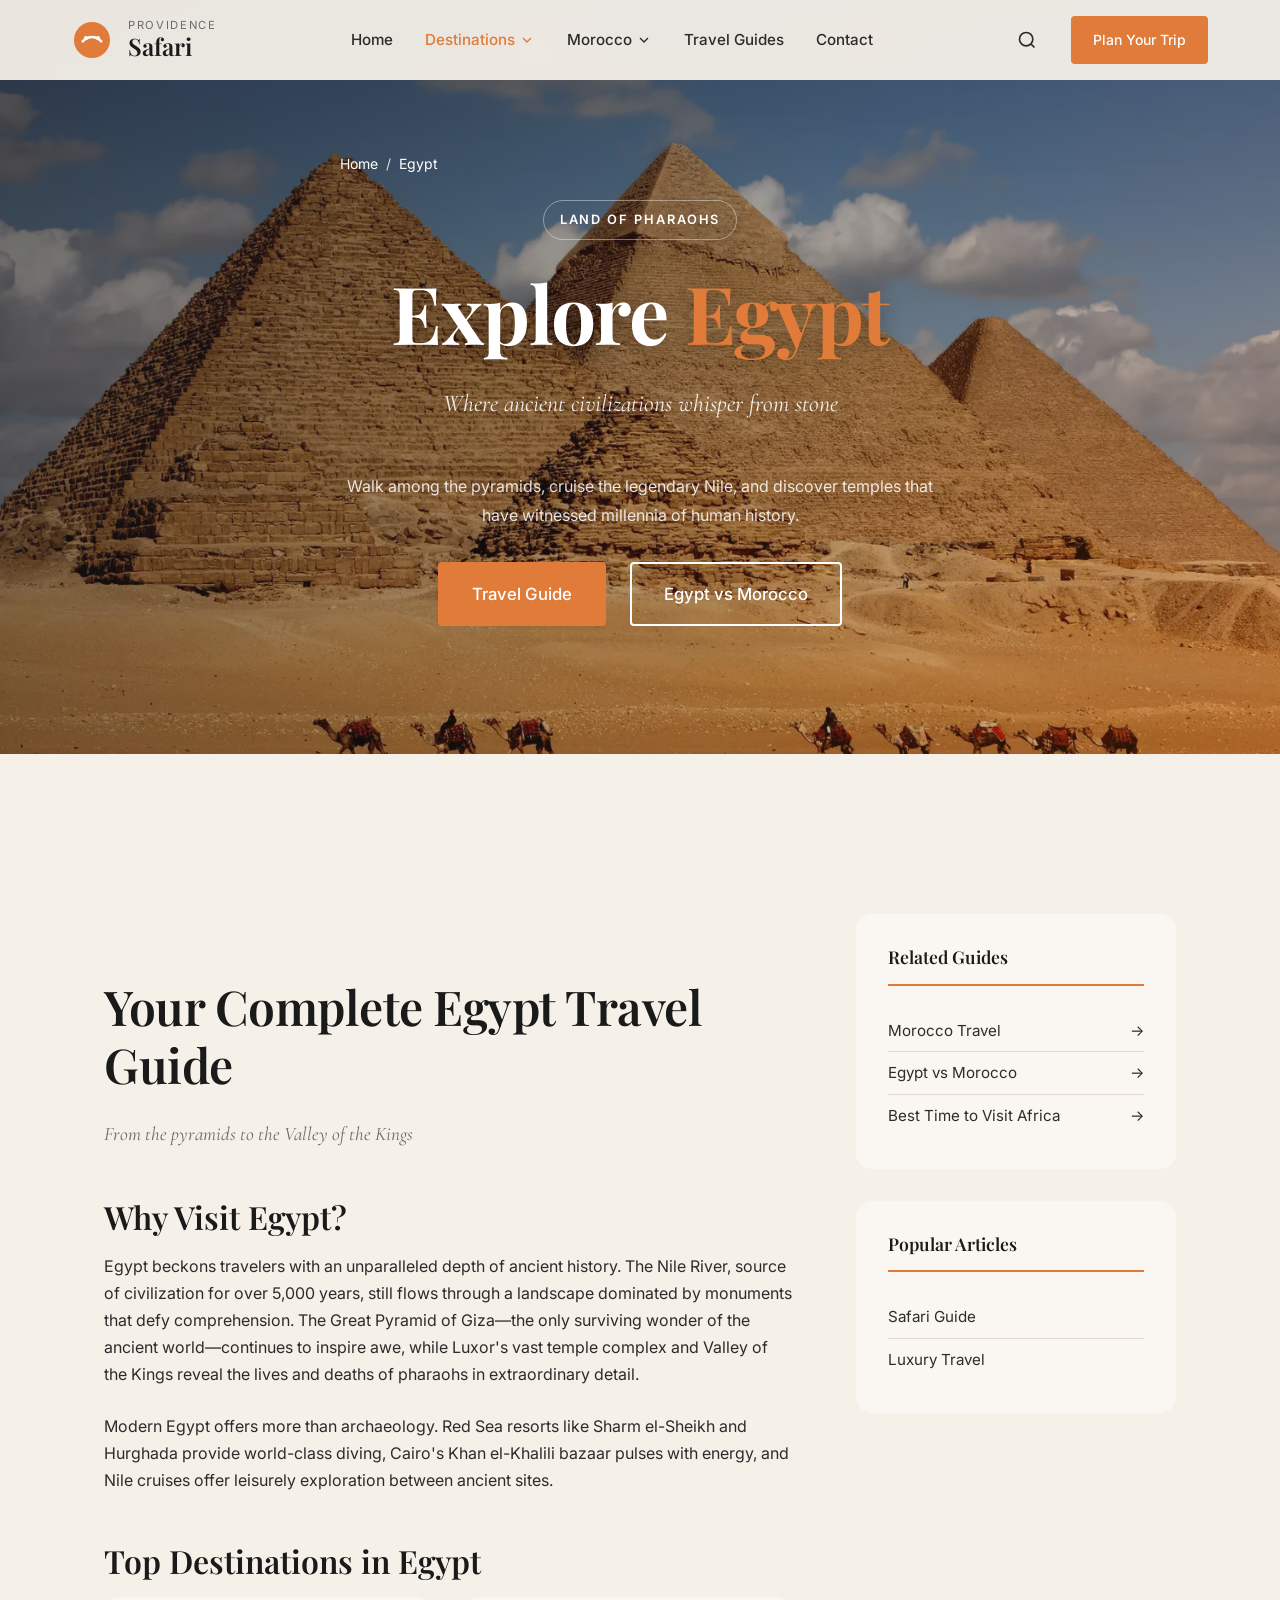
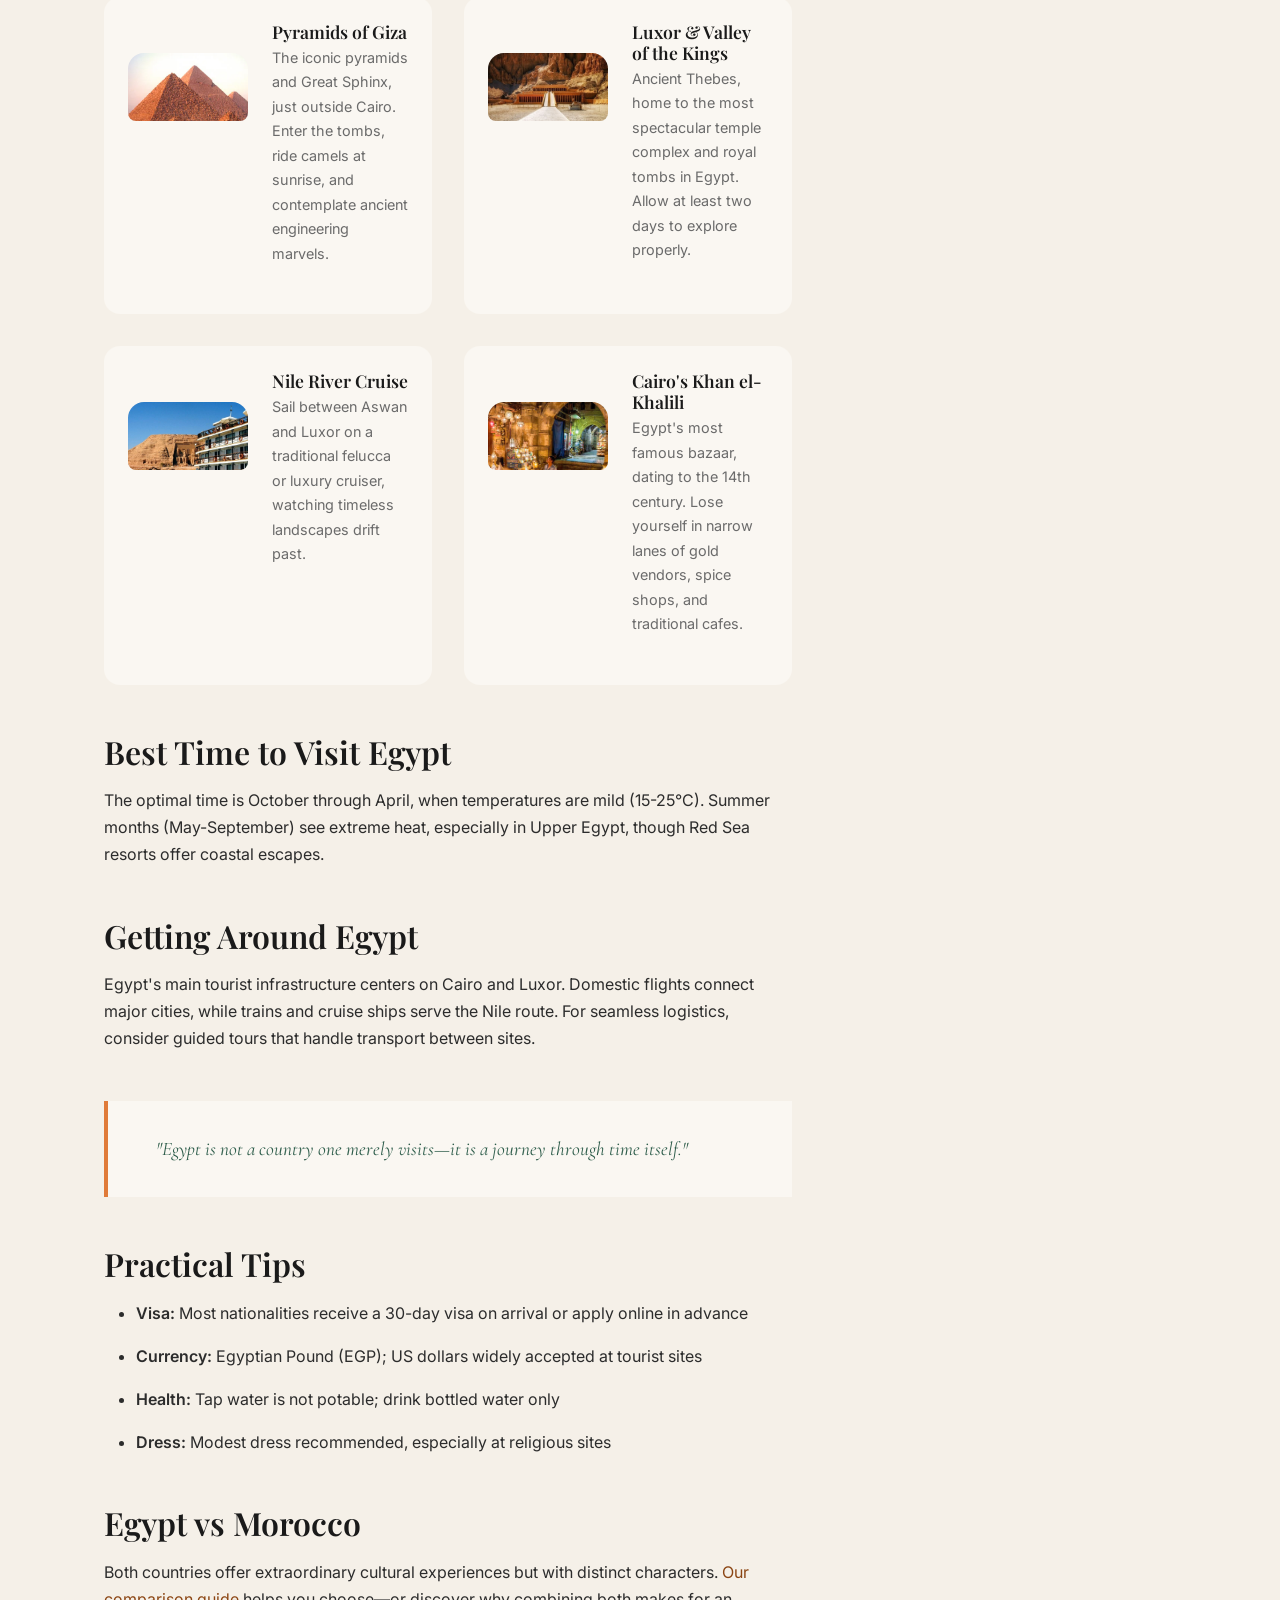
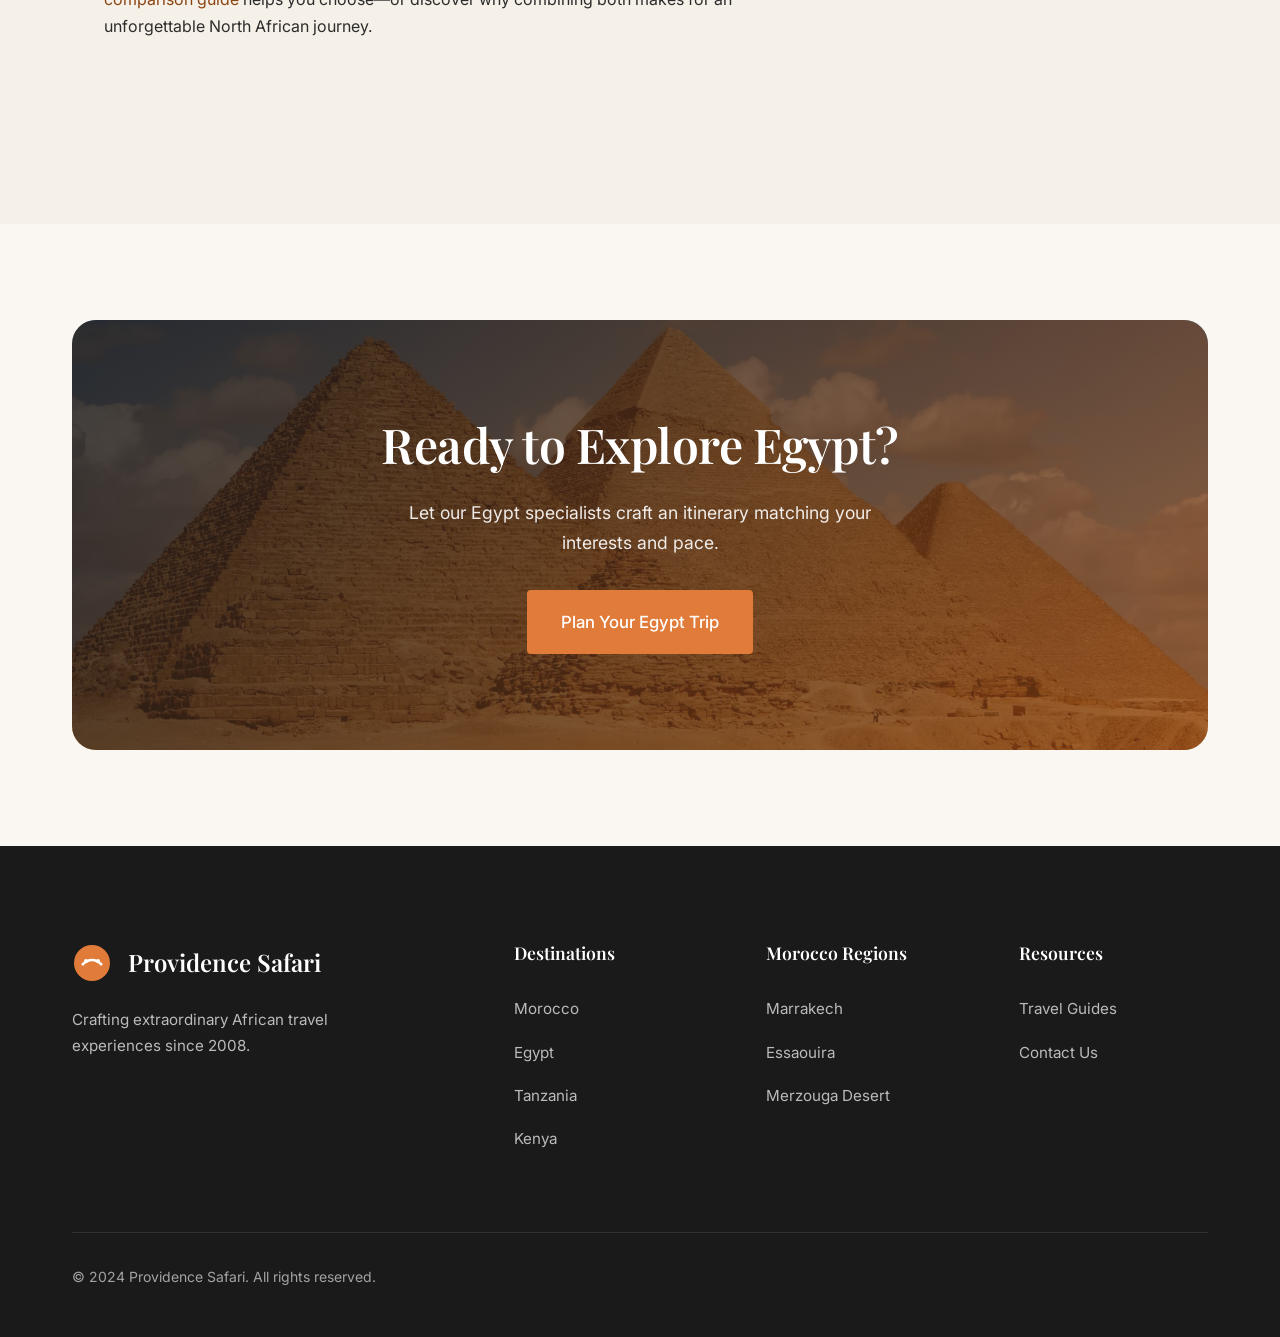
<file: pages/destinations/egypt.html>
<!DOCTYPE html>
<html lang="en">
<head>
    <meta charset="UTF-8">
    <meta name="viewport" content="width=device-width, initial-scale=1.0">
    <title>Egypt Travel Guide 2024 | Pyramids, Nile Cruises & Ancient Wonders | Providence Safari</title>
    <meta name="description" content="Discover Egypt with our comprehensive travel guide. Explore the pyramids of Giza, cruise the Nile, visit Luxor temples, and experience ancient pharaonic wonders.">
    <meta name="keywords" content="Egypt travel guide, pyramids of Giza, Nile cruise, Luxor temples, Egyptian antiquities">
    <link rel="canonical" href="https://providence-safari.com/pages/destinations/egypt.html">
    <meta property="og:title" content="Egypt Travel Guide 2024 | Providence Safari">
    <meta property="og:description" content="Discover Egypt with our comprehensive travel guide. Explore the pyramids of Giza, cruise the Nile, and experience ancient pharaonic wonders.">
    <meta property="og:image" content="https://images.unsplash.com/photo-1523805009345-7448845a9e53?w=1200">
    <link rel="icon" type="image/svg+xml" href="data:image/svg+xml,%3Csvg xmlns='http://www.w3.org/2000/svg' viewBox='0 0 100 100'%3E%3Ccircle cx='50' cy='50' r='45' fill='%23E07B39'/%3E%3Cpath d='M30 55 Q50 30 70 55' stroke='%23fff' stroke-width='4' fill='none'/%3E%3Ccircle cx='35' cy='45' r='3' fill='%23fff'/%3E%3Ccircle cx='65' cy='45' r='3' fill='%23fff'/%3E%3C/svg%3E">
    <link rel="stylesheet" href="../../styles/main.css">
    <link rel="stylesheet" href="../../styles/layout.css">
    <link rel="stylesheet" href="../../styles/components.css">
    <link rel="stylesheet" href="../../styles/responsive.css">
    <link rel="preconnect" href="https://fonts.googleapis.com">
    <link rel="preconnect" href="https://images.unsplash.com">
</head>
<body>
    <header class="header">
        <div class="header-inner">
            <a href="../../index.html" class="logo" aria-label="Providence Safari Home">
                <div class="logo-icon"><svg viewBox="0 0 40 40"><circle cx="20" cy="20" r="18" fill="#E07B39"/><path d="M10 22 Q20 12 30 22" stroke="#fff" stroke-width="2.5" fill="none"/><circle cx="14" cy="18" r="2" fill="#fff"/><circle cx="26" cy="18" r="2" fill="#fff"/></svg></div>
                <div class="logo-text"><span>Providence</span>Safari</div>
            </a>
            <nav class="nav-desktop">
                <ul class="nav-list">
                    <li class="nav-item"><a href="../../index.html" class="nav-link">Home</a></li>
                    <li class="nav-item">
                        <a href="#" class="nav-link active">Destinations <svg class="nav-link-icon" viewBox="0 0 24 24" fill="none" stroke="currentColor" stroke-width="2"><path d="M6 9l6 6 6-6"/></svg></a>
                        <div class="nav-dropdown">
                            <a href="morocco.html" class="nav-dropdown-item">Morocco</a>
                            <a href="egypt.html" class="nav-dropdown-item">Egypt</a>
                            <a href="south-africa.html" class="nav-dropdown-item">South Africa</a>
                            <a href="tanzania.html" class="nav-dropdown-item">Tanzania</a>
                            <a href="kenya.html" class="nav-dropdown-item">Kenya</a>
                            <a href="namibia.html" class="nav-dropdown-item">Namibia</a>
                            <a href="zanzibar.html" class="nav-dropdown-item">Zanzibar</a>
                        </div>
                    </li>
                    <li class="nav-item"><a href="#" class="nav-link">Morocco <svg class="nav-link-icon" viewBox="0 0 24 24" fill="none" stroke="currentColor" stroke-width="2"><path d="M6 9l6 6 6-6"/></svg></a>
                        <div class="nav-dropdown">
                            <a href="../../morocco/marrakech.html" class="nav-dropdown-item">Marrakech</a>
                            <a href="../../morocco/essaouira.html" class="nav-dropdown-item">Essaouira</a>
                            <a href="../../morocco/merzouga-desert.html" class="nav-dropdown-item">Merzouga Desert</a>
                            <a href="../../morocco/agafay-desert.html" class="nav-dropdown-item">Agafay Desert</a>
                            <a href="../../morocco/atlas-mountains.html" class="nav-dropdown-item">Atlas Mountains</a>
                        </div>
                    </li>
                    <li class="nav-item"><a href="../../blog/index.html" class="nav-link">Travel Guides</a></li>
                    <li class="nav-item"><a href="../../contact.html" class="nav-link">Contact</a></li>
                </ul>
            </nav>
            <div class="header-actions">
                <button class="header-search" aria-label="Open search"><svg width="20" height="20" viewBox="0 0 24 24" fill="none" stroke="currentColor" stroke-width="2"><circle cx="11" cy="11" r="8"/><path d="M21 21l-4.35-4.35"/></svg></button>
                <a href="../../contact.html" class="btn btn-primary btn-sm">Plan Your Trip</a>
                <button class="nav-toggle" aria-label="Toggle navigation"><span></span><span></span><span></span></button>
            </div>
        </div>
    </header>
    
    <nav class="nav-mobile">
        <ul class="nav-mobile-list">
            <li class="nav-mobile-item"><a href="../../index.html" class="nav-mobile-link">Home</a></li>
            <li class="nav-mobile-item"><a href="#" class="nav-mobile-link nav-mobile-dropdown-trigger">Destinations <svg width="20" height="20" viewBox="0 0 24 24" fill="none" stroke="currentColor" stroke-width="2"><path d="M6 9l6 6 6-6"/></svg></a>
                <div class="nav-mobile-dropdown">
                    <a href="morocco.html">Morocco</a>
                    <a href="egypt.html">Egypt</a>
                    <a href="south-africa.html">South Africa</a>
                    <a href="tanzania.html">Tanzania</a>
                    <a href="kenya.html">Kenya</a>
                    <a href="namibia.html">Namibia</a>
                    <a href="zanzibar.html">Zanzibar</a>
                </div>
            </li>
            <li class="nav-mobile-item"><a href="../../blog/index.html" class="nav-mobile-link">Travel Guides</a></li>
            <li class="nav-mobile-item"><a href="../../contact.html" class="nav-mobile-link">Contact</a></li>
        </ul>
    </nav>
    
    <main class="main">
        <section class="hero hero-inner" aria-label="Egypt hero">
            <div class="hero-bg">
                <img src="/images/egypt.webp" alt="Pyramids of Giza at sunset" loading="eager">
            </div>
            <div class="hero-overlay"></div>
            <div class="hero-content fade-up">
                <nav class="breadcrumbs" aria-label="Breadcrumb">
                    <a href="../../index.html">Home</a>
                    <span class="breadcrumbs-separator">/</span>
                    <span class="breadcrumbs-current">Egypt</span>
                </nav>
                <span class="hero-badge">Land of Pharaohs</span>
                <h1 class="hero-title">Explore <span>Egypt</span></h1>
                <p class="hero-subtitle">Where ancient civilizations whisper from stone</p>
                <p class="hero-description">Walk among the pyramids, cruise the legendary Nile, and discover temples that have witnessed millennia of human history.</p>
                <div class="hero-actions">
                    <a href="#guide" class="btn btn-primary btn-lg">Travel Guide</a>
                    <a href="../../blog/morocco-vs-egypt.html" class="btn btn-secondary btn-lg">Egypt vs Morocco</a>
                </div>
            </div>
        </section>
        
        <section id="guide" class="section" aria-labelledby="egypt-content">
            <div class="container">
                <div class="content-with-sidebar">
                    <article class="travel-guide fade-up">
                        <header>
                            <h2 id="egypt-content">Your Complete Egypt Travel Guide</h2>
                            <p class="section-subtitle">From the pyramids to the Valley of the Kings</p>
                        </header>
                        
                        <h3>Why Visit Egypt?</h3>
                        <p>Egypt beckons travelers with an unparalleled depth of ancient history. The Nile River, source of civilization for over 5,000 years, still flows through a landscape dominated by monuments that defy comprehension. The Great Pyramid of Giza—the only surviving wonder of the ancient world—continues to inspire awe, while Luxor's vast temple complex and Valley of the Kings reveal the lives and deaths of pharaohs in extraordinary detail.</p>
                        
                        <p>Modern Egypt offers more than archaeology. Red Sea resorts like Sharm el-Sheikh and Hurghada provide world-class diving, Cairo's Khan el-Khalili bazaar pulses with energy, and Nile cruises offer leisurely exploration between ancient sites.</p>
                        
                        <h3>Top Destinations in Egypt</h3>
                        <div class="places-grid">
                            <div class="place-card">
                                <div class="place-card-image"><img src="/images/giza.webp" alt="Pyramids of Giza" loading="lazy"></div>
                                <div class="place-card-content">
                                    <h4 class="place-card-title">Pyramids of Giza</h4>
                                    <p class="place-card-description">The iconic pyramids and Great Sphinx, just outside Cairo. Enter the tombs, ride camels at sunrise, and contemplate ancient engineering marvels.</p>
                                </div>
                            </div>
                            <div class="place-card">
                                <div class="place-card-image"><img src="/images/luxor.jpg" alt="Luxor Temple" loading="lazy"></div>
                                <div class="place-card-content">
                                    <h4 class="place-card-title">Luxor & Valley of the Kings</h4>
                                    <p class="place-card-description">Ancient Thebes, home to the most spectacular temple complex and royal tombs in Egypt. Allow at least two days to explore properly.</p>
                                </div>
                            </div>
                            <div class="place-card">
                                <div class="place-card-image"><img src="/images/nile.jpg" alt="Nile cruise" loading="lazy"></div>
                                <div class="place-card-content">
                                    <h4 class="place-card-title">Nile River Cruise</h4>
                                    <p class="place-card-description">Sail between Aswan and Luxor on a traditional felucca or luxury cruiser, watching timeless landscapes drift past.</p>
                                </div>
                            </div>
                            <div class="place-card">
                                <div class="place-card-image"><img src="/images/khanKhalil.jpg" alt="Egyptian market" loading="lazy"></div>
                                <div class="place-card-content">
                                    <h4 class="place-card-title">Cairo's Khan el-Khalili</h4>
                                    <p class="place-card-description">Egypt's most famous bazaar, dating to the 14th century. Lose yourself in narrow lanes of gold vendors, spice shops, and traditional cafes.</p>
                                </div>
                            </div>
                        </div>
                        
                        <h3>Best Time to Visit Egypt</h3>
                        <p>The optimal time is October through April, when temperatures are mild (15-25°C). Summer months (May-September) see extreme heat, especially in Upper Egypt, though Red Sea resorts offer coastal escapes.</p>
                        
                        <h3>Getting Around Egypt</h3>
                        <p>Egypt's main tourist infrastructure centers on Cairo and Luxor. Domestic flights connect major cities, while trains and cruise ships serve the Nile route. For seamless logistics, consider guided tours that handle transport between sites.</p>
                        
                        <blockquote>
                            "Egypt is not a country one merely visits—it is a journey through time itself."
                        </blockquote>
                        
                        <h3>Practical Tips</h3>
                        <ul>
                            <li><strong>Visa:</strong> Most nationalities receive a 30-day visa on arrival or apply online in advance</li>
                            <li><strong>Currency:</strong> Egyptian Pound (EGP); US dollars widely accepted at tourist sites</li>
                            <li><strong>Health:</strong> Tap water is not potable; drink bottled water only</li>
                            <li><strong>Dress:</strong> Modest dress recommended, especially at religious sites</li>
                        </ul>
                        
                        <h3>Egypt vs Morocco</h3>
                        <p>Both countries offer extraordinary cultural experiences but with distinct characters. <a href="../../blog/morocco-vs-egypt.html">Our comparison guide</a> helps you choose—or discover why combining both makes for an unforgettable North African journey.</p>
                    </article>
                    
                    <aside class="sidebar">
                        <div class="sidebar-widget">
                            <h4 class="sidebar-widget-title">Related Guides</h4>
                            <ul class="sidebar-list">
                                <li><a href="morocco.html">Morocco Travel <span>→</span></a></li>
                                <li><a href="../../blog/morocco-vs-egypt.html">Egypt vs Morocco <span>→</span></a></li>
                                <li><a href="../../blog/best-time-visit-africa.html">Best Time to Visit Africa <span>→</span></a></li>
                            </ul>
                        </div>
                        <div class="sidebar-widget">
                            <h4 class="sidebar-widget-title">Popular Articles</h4>
                            <ul class="sidebar-list">
                                <li><a href="../../blog/index.html">Safari Guide</a></li>
                                <li><a href="../../blog/luxury-travel-africa.html">Luxury Travel</a></li>
                            </ul>
                        </div>
                    </aside>
                </div>
            </div>
        </section>
        
        <section class="section section-alt">
            <div class="container">
                <div class="cta-banner fade-up">
                    <div class="cta-banner-bg">
                        <img src="/images/egypt.webp" alt="Egyptian pyramids" loading="lazy">
                    </div>
                    <div class="cta-banner-overlay"></div>
                    <div class="cta-banner-content">
                        <h2 class="cta-banner-title">Ready to Explore Egypt?</h2>
                        <p class="cta-banner-text">Let our Egypt specialists craft an itinerary matching your interests and pace.</p>
                        <a href="../../contact.html" class="btn btn-primary btn-lg">Plan Your Egypt Trip</a>
                    </div>
                </div>
            </div>
        </section>
    </main>
    
    <footer class="footer">
        <div class="container">
            <div class="footer-grid">
                <div class="footer-brand">
                    <a href="../../index.html" class="footer-logo"><svg width="40" height="40" viewBox="0 0 40 40"><circle cx="20" cy="20" r="18" fill="#E07B39"/><path d="M10 22 Q20 12 30 22" stroke="#fff" stroke-width="2.5" fill="none"/><circle cx="14" cy="18" r="2" fill="#fff"/><circle cx="26" cy="18" r="2" fill="#fff"/></svg><span>Providence Safari</span></a>
                    <p class="footer-description">Crafting extraordinary African travel experiences since 2008.</p>
                </div>
                <div class="footer-nav">
                    <h4 class="footer-nav-title">Destinations</h4>
                    <ul class="footer-nav-list">
                        <li><a href="morocco.html">Morocco</a></li>
                        <li><a href="egypt.html">Egypt</a></li>
                        <li><a href="tanzania.html">Tanzania</a></li>
                        <li><a href="kenya.html">Kenya</a></li>
                    </ul>
                </div>
                <div class="footer-nav">
                    <h4 class="footer-nav-title">Morocco Regions</h4>
                    <ul class="footer-nav-list">
                        <li><a href="../../morocco/marrakech.html">Marrakech</a></li>
                        <li><a href="../../morocco/essaouira.html">Essaouira</a></li>
                        <li><a href="../../morocco/merzouga-desert.html">Merzouga Desert</a></li>
                    </ul>
                </div>
                <div class="footer-nav">
                    <h4 class="footer-nav-title">Resources</h4>
                    <ul class="footer-nav-list">
                        <li><a href="../../blog/index.html">Travel Guides</a></li>
                        <li><a href="../../contact.html">Contact Us</a></li>
                    </ul>
                </div>
            </div>
            <div class="footer-bottom">
                <p>&copy; 2024 Providence Safari. All rights reserved.</p>
            </div>
        </div>
    </footer>
    
    <button class="back-to-top" aria-label="Back to top"><svg width="24" height="24" viewBox="0 0 24 24" fill="none" stroke="currentColor" stroke-width="2"><path d="M18 15l-6-6-6 6"/></svg></button>
    <script src="../../scripts/main.js"></script>
</body>
</html>
</file>
<file: styles/main.css>
/* Providence Safari - Main Styles */
@import url('https://fonts.googleapis.com/css2?family=Playfair+Display:ital,wght@0,400;0,500;0,600;0,700;1,400;1,500&family=Inter:wght@300;400;500;600;700&family=Cormorant+Garamond:ital,wght@0,400;0,500;1,400;1,500&display=swap');

/* ===== CSS Variables ===== */
:root {
    /* Colors */
    --color-primary: #8B4513;
    --color-secondary: #2E5D4B;
    --color-accent: #E07B39;
    --color-background: #F5F0E8;
    --color-dark: #1A1A1A;
    --color-text: #2C2C2C;
    --color-text-light: #FFFFFF;
    --color-text-muted: #6B6B6B;
    --color-border: #E0D9CF;
    --color-sand: #D4C4A8;
    --color-terracotta: #C76B4D;
    --color-safari-green: #3D7A5F;
    --color-sunset: #E8924A;
    --color-gold: #C9A962;
    --color-cream: #FAF7F2;
    
    /* Typography */
    --font-heading: 'Playfair Display', Georgia, serif;
    --font-body: 'Inter', -apple-system, sans-serif;
    --font-accent: 'Cormorant Garamond', Georgia, serif;
    
    /* Spacing */
    --space-xs: 0.5rem;
    --space-sm: 1rem;
    --space-md: 1.5rem;
    --space-lg: 2rem;
    --space-xl: 3rem;
    --space-2xl: 4rem;
    --space-3xl: 6rem;
    --space-4xl: 8rem;
    
    /* Sizing */
    --max-width: 1200px;
    --max-width-narrow: 800px;
    --header-height: 80px;
    --header-height-scrolled: 64px;
    
    /* Effects */
    --shadow-sm: 0 2px 8px rgba(0, 0, 0, 0.08);
    --shadow-md: 0 4px 16px rgba(0, 0, 0, 0.1);
    --shadow-lg: 0 8px 32px rgba(0, 0, 0, 0.12);
    --shadow-xl: 0 16px 48px rgba(0, 0, 0, 0.15);
    --shadow-hover: 0 12px 40px rgba(0, 0, 0, 0.18);
    
    /* Transitions */
    --transition-fast: 200ms ease;
    --transition-base: 300ms cubic-bezier(0.4, 0, 0.2, 1);
    --transition-slow: 500ms cubic-bezier(0.4, 0, 0.2, 1);
    --transition-bounce: 500ms cubic-bezier(0.34, 1.56, 0.64, 1);
    
    /* Border Radius */
    --radius-sm: 4px;
    --radius-md: 8px;
    --radius-lg: 16px;
    --radius-xl: 24px;
    --radius-full: 9999px;
}

/* ===== Reset & Base ===== */
*, *::before, *::after {
    margin: 0;
    padding: 0;
    box-sizing: border-box;
}

html {
    scroll-behavior: smooth;
    font-size: 16px;
}

body {
    font-family: var(--font-body);
    font-size: 1rem;
    line-height: 1.7;
    color: var(--color-text);
    background-color: var(--color-background);
    -webkit-font-smoothing: antialiased;
    -moz-osx-font-smoothing: grayscale;
    overflow-x: hidden;
}

/* ===== Typography ===== */
h1, h2, h3, h4, h5, h6 {
    font-family: var(--font-heading);
    font-weight: 600;
    line-height: 1.2;
    color: var(--color-dark);
}

h1 {
    font-size: clamp(2.5rem, 5vw, 4rem);
    letter-spacing: -0.02em;
}

h2 {
    font-size: clamp(2rem, 4vw, 3rem);
    letter-spacing: -0.01em;
}

h3 {
    font-size: clamp(1.5rem, 3vw, 2rem);
}

h4 {
    font-size: clamp(1.25rem, 2vw, 1.5rem);
}

h5 {
    font-size: 1.25rem;
}

h6 {
    font-size: 1rem;
}

p {
    margin-bottom: 1rem;
}

a {
    color: var(--color-primary);
    text-decoration: none;
    transition: color var(--transition-fast);
}

a:hover {
    color: var(--color-accent);
}

strong {
    font-weight: 600;
}

em {
    font-style: italic;
}

.text-accent {
    font-family: var(--font-accent);
    font-style: italic;
}

.text-muted {
    color: var(--color-text-muted);
}

.text-light {
    color: var(--color-text-light);
}

.text-center {
    text-align: center;
}

.text-uppercase {
    text-transform: uppercase;
    letter-spacing: 0.1em;
    font-size: 0.85em;
}

.heading-accent {
    color: var(--color-accent);
}

/* ===== Layout Utilities ===== */
.container {
    width: 100%;
    max-width: var(--max-width);
    margin: 0 auto;
    padding: 0 var(--space-lg);
}

.container-narrow {
    max-width: var(--max-width-narrow);
}

.section {
    padding: var(--space-3xl) 0;
}

.section-alt {
    background-color: var(--color-cream);
}

.section-dark {
    background-color: var(--color-dark);
    color: var(--color-text-light);
}

.section-dark h1,
.section-dark h2,
.section-dark h3,
.section-dark h4 {
    color: var(--color-text-light);
}

.grid {
    display: grid;
    gap: var(--space-lg);
}

.grid-2 {
    grid-template-columns: repeat(2, 1fr);
}

.grid-3 {
    grid-template-columns: repeat(3, 1fr);
}

.grid-4 {
    grid-template-columns: repeat(4, 1fr);
}

.flex {
    display: flex;
}

.flex-center {
    align-items: center;
    justify-content: center;
}

.flex-between {
    align-items: center;
    justify-content: space-between;
}

.flex-col {
    flex-direction: column;
}

.gap-sm {
    gap: var(--space-sm);
}

.gap-md {
    gap: var(--space-md);
}

.gap-lg {
    gap: var(--space-lg);
}

/* ===== Image Styles ===== */
img {
    max-width: 100%;
    height: auto;
    display: block;
}

.img-cover {
    width: 100%;
    height: 100%;
    object-fit: cover;
}

.img-responsive {
    max-width: 100%;
    height: auto;
}

/* ===== Button Styles ===== */
.btn {
    display: inline-flex;
    align-items: center;
    justify-content: center;
    gap: var(--space-xs);
    padding: 0.875rem 1.75rem;
    font-family: var(--font-body);
    font-size: 0.95rem;
    font-weight: 500;
    text-decoration: none;
    border: 2px solid transparent;
    border-radius: var(--radius-sm);
    cursor: pointer;
    transition: all var(--transition-base);
}

.btn:hover {
    transform: translateY(-2px);
}

.btn-primary {
    background-color: var(--color-accent);
    color: var(--color-text-light);
    border-color: var(--color-accent);
}

.btn-primary:hover {
    background-color: var(--color-terracotta);
    border-color: var(--color-terracotta);
    color: var(--color-text-light);
    box-shadow: var(--shadow-md);
}

.btn-secondary {
    background-color: transparent;
    color: var(--color-text-light);
    border-color: var(--color-text-light);
}

.btn-secondary:hover {
    background-color: var(--color-text-light);
    color: var(--color-dark);
}

.btn-outline {
    background-color: transparent;
    color: var(--color-primary);
    border-color: var(--color-primary);
}

.btn-outline:hover {
    background-color: var(--color-primary);
    color: var(--color-text-light);
}

.btn-ghost {
    background-color: transparent;
    color: var(--color-accent);
    border-color: transparent;
    padding: 0.5rem 0;
}

.btn-ghost:hover {
    color: var(--color-primary);
}

.btn-sm {
    padding: 0.625rem 1.25rem;
    font-size: 0.875rem;
}

.btn-lg {
    padding: 1rem 2rem;
    font-size: 1.05rem;
}

/* ===== Card Styles ===== */
.card {
    background-color: var(--color-text-light);
    border-radius: var(--radius-lg);
    overflow: hidden;
    box-shadow: var(--shadow-sm);
    transition: all var(--transition-base);
}

.card:hover {
    box-shadow: var(--shadow-hover);
    transform: translateY(-4px);
}

.card-image {
    position: relative;
    aspect-ratio: 16 / 10;
    overflow: hidden;
}

.card-image img {
    width: 100%;
    height: 100%;
    object-fit: cover;
    transition: transform var(--transition-slow);
}

.card:hover .card-image img {
    transform: scale(1.05);
}

.card-content {
    padding: var(--space-lg);
}

.card-title {
    font-family: var(--font-heading);
    font-size: 1.25rem;
    margin-bottom: var(--space-xs);
}

.card-title a {
    color: var(--color-dark);
}

.card-title a:hover {
    color: var(--color-accent);
}

.card-text {
    color: var(--color-text-muted);
    font-size: 0.95rem;
}

/* ===== Badge Styles ===== */
.badge {
    display: inline-block;
    padding: 0.25rem 0.75rem;
    font-size: 0.75rem;
    font-weight: 600;
    text-transform: uppercase;
    letter-spacing: 0.05em;
    border-radius: var(--radius-full);
    background-color: var(--color-secondary);
    color: var(--color-text-light);
}

.badge-accent {
    background-color: var(--color-accent);
}

.badge-gold {
    background-color: var(--color-gold);
    color: var(--color-dark);
}

/* ===== Form Styles ===== */
.form-group {
    margin-bottom: var(--space-md);
}

.form-label {
    display: block;
    margin-bottom: var(--space-xs);
    font-weight: 500;
    color: var(--color-dark);
}

.form-input,
.form-textarea,
.form-select {
    width: 100%;
    padding: 0.875rem 1rem;
    font-family: var(--font-body);
    font-size: 1rem;
    color: var(--color-text);
    background-color: var(--color-text-light);
    border: 1px solid var(--color-border);
    border-radius: var(--radius-md);
    transition: all var(--transition-fast);
}

.form-input:focus,
.form-textarea:focus,
.form-select:focus {
    outline: none;
    border-color: var(--color-accent);
    box-shadow: 0 0 0 3px rgba(224, 123, 57, 0.15);
}

.form-textarea {
    min-height: 150px;
    resize: vertical;
}

/* ===== Animation Classes ===== */
.fade-up {
    opacity: 0;
    transform: translateY(30px);
    transition: opacity 0.6s ease, transform 0.6s ease;
}

.fade-up.visible {
    opacity: 1;
    transform: translateY(0);
}

.fade-in {
    opacity: 0;
    transition: opacity 0.6s ease;
}

.fade-in.visible {
    opacity: 1;
}

.zoom-in {
    opacity: 0;
    transform: scale(0.95);
    transition: opacity 0.5s ease, transform 0.5s ease;
}

.zoom-in.visible {
    opacity: 1;
    transform: scale(1);
}

/* Stagger delays */
.delay-1 { transition-delay: 0.1s; }
.delay-2 { transition-delay: 0.2s; }
.delay-3 { transition-delay: 0.3s; }
.delay-4 { transition-delay: 0.4s; }
.delay-5 { transition-delay: 0.5s; }

/* ===== Utility Classes ===== */
.sr-only {
    position: absolute;
    width: 1px;
    height: 1px;
    padding: 0;
    margin: -1px;
    overflow: hidden;
    clip: rect(0, 0, 0, 0);
    border: 0;
}

.hidden {
    display: none !important;
}

.relative {
    position: relative;
}

.overflow-hidden {
    overflow: hidden;
}

.mb-0 { margin-bottom: 0; }
.mb-sm { margin-bottom: var(--space-sm); }
.mb-md { margin-bottom: var(--space-md); }
.mb-lg { margin-bottom: var(--space-lg); }
.mb-xl { margin-bottom: var(--space-xl); }
.mb-2xl { margin-bottom: var(--space-2xl); }

.mt-0 { margin-top: 0; }
.mt-sm { margin-top: var(--space-sm); }
.mt-md { margin-top: var(--space-md); }
.mt-lg { margin-top: var(--space-lg); }
.mt-xl { margin-top: var(--space-xl); }

/* ===== Decorative Elements ===== */
.divider {
    display: flex;
    align-items: center;
    justify-content: center;
    gap: var(--space-md);
    margin: var(--space-xl) 0;
}

.divider::before,
.divider::after {
    content: '';
    flex: 1;
    max-width: 100px;
    height: 1px;
    background-color: var(--color-border);
}

.divider-icon {
    color: var(--color-accent);
}

.pattern-safari {
    background-image: url("data:image/svg+xml,%3Csvg width='60' height='60' viewBox='0 0 60 60' xmlns='http://www.w3.org/2000/svg'%3E%3Cpath d='M30 0L60 30L30 60L0 30L30 0z' fill='%23E07B39' fill-opacity='0.03'/%3E%3C/svg%3E");
}

.overlay-gradient {
    position: absolute;
    inset: 0;
    background: linear-gradient(
        to bottom,
        rgba(0, 0, 0, 0.2) 0%,
        rgba(0, 0, 0, 0.4) 50%,
        rgba(0, 0, 0, 0.6) 100%
    );
}

/* ===== Reduced Motion ===== */
@media (prefers-reduced-motion: reduce) {
    *,
    *::before,
    *::after {
        animation-duration: 0.01ms !important;
        animation-iteration-count: 1 !important;
        transition-duration: 0.01ms !important;
        scroll-behavior: auto !important;
    }
    
    .fade-up,
    .fade-in,
    .zoom-in {
        opacity: 1;
        transform: none;
    }
}
</file>
<file: styles/layout.css>
/* Providence Safari - Layout Styles */

/* ===== Header ===== */
.header {
    position: fixed;
    top: 0;
    left: 0;
    right: 0;
    height: var(--header-height);
    background-color: rgba(245, 240, 232, 0.95);
    backdrop-filter: blur(10px);
    z-index: 1000;
    transition: all var(--transition-base);
}

.header.scrolled {
    height: var(--header-height-scrolled);
    box-shadow: var(--shadow-md);
}

.header-inner {
    display: flex;
    align-items: center;
    justify-content: space-between;
    height: 100%;
    max-width: var(--max-width);
    margin: 0 auto;
    padding: 0 var(--space-lg);
}

/* Logo */
.logo {
    display: flex;
    align-items: center;
    gap: var(--space-sm);
    font-family: var(--font-heading);
    font-size: 1.5rem;
    font-weight: 600;
    color: var(--color-dark);
    text-decoration: none;
}

.logo:hover {
    color: var(--color-dark);
}

.logo-icon {
    width: 40px;
    height: 40px;
    display: flex;
    align-items: center;
    justify-content: center;
}

.logo-icon svg {
    width: 100%;
    height: 100%;
}

.logo-text {
    display: flex;
    flex-direction: column;
    line-height: 1.2;
}

.logo-text span {
    font-size: 0.7rem;
    font-family: var(--font-body);
    font-weight: 400;
    text-transform: uppercase;
    letter-spacing: 0.15em;
    color: var(--color-text-muted);
}

/* Desktop Navigation */
.nav-desktop {
    display: flex;
    align-items: center;
    gap: var(--space-xl);
}

.nav-list {
    display: flex;
    align-items: center;
    gap: var(--space-lg);
    list-style: none;
}

.nav-item {
    position: relative;
}

.nav-link {
    display: flex;
    align-items: center;
    gap: 0.25rem;
    font-size: 0.95rem;
    font-weight: 500;
    color: var(--color-text);
    text-decoration: none;
    padding: 0.5rem 0;
    transition: color var(--transition-fast);
}

.nav-link:hover,
.nav-link.active {
    color: var(--color-accent);
}

.nav-link-icon {
    width: 16px;
    height: 16px;
    transition: transform var(--transition-fast);
}

.nav-item:hover .nav-link-icon {
    transform: rotate(180deg);
}

/* Dropdown Menu */
.nav-dropdown {
    position: absolute;
    top: 100%;
    left: 50%;
    transform: translateX(-50%);
    min-width: 220px;
    padding: var(--space-sm) 0;
    background-color: var(--color-text-light);
    border-radius: var(--radius-lg);
    box-shadow: var(--shadow-xl);
    opacity: 0;
    visibility: hidden;
    transition: all var(--transition-base);
}

.nav-item:hover .nav-dropdown {
    opacity: 1;
    visibility: visible;
    transform: translateX(-50%) translateY(8px);
}

.nav-dropdown-item {
    display: block;
    padding: 0.625rem 1.25rem;
    font-size: 0.9rem;
    color: var(--color-text);
    transition: all var(--transition-fast);
}

.nav-dropdown-item:hover {
    background-color: var(--color-background);
    color: var(--color-accent);
}

/* Header Actions */
.header-actions {
    display: flex;
    align-items: center;
    gap: var(--space-md);
}

.header-search {
    display: flex;
    align-items: center;
    justify-content: center;
    width: 40px;
    height: 40px;
    background: none;
    border: none;
    cursor: pointer;
    color: var(--color-text);
    transition: color var(--transition-fast);
}

.header-search:hover {
    color: var(--color-accent);
}

/* Mobile Menu Toggle */
.nav-toggle {
    display: none;
    flex-direction: column;
    justify-content: center;
    gap: 5px;
    width: 40px;
    height: 40px;
    background: none;
    border: none;
    cursor: pointer;
    padding: 8px;
}

.nav-toggle span {
    display: block;
    width: 24px;
    height: 2px;
    background-color: var(--color-dark);
    transition: all var(--transition-base);
}

.nav-toggle.active span:nth-child(1) {
    transform: rotate(45deg) translate(5px, 5px);
}

.nav-toggle.active span:nth-child(2) {
    opacity: 0;
}

.nav-toggle.active span:nth-child(3) {
    transform: rotate(-45deg) translate(5px, -5px);
}

/* ===== Mobile Navigation ===== */
.nav-mobile {
    position: fixed;
    top: var(--header-height);
    left: 0;
    right: 0;
    bottom: 0;
    background-color: var(--color-background);
    padding: var(--space-lg);
    transform: translateX(100%);
    transition: transform var(--transition-base);
    z-index: 999;
    overflow-y: auto;
}

.nav-mobile.active {
    transform: translateX(0);
}

.nav-mobile-list {
    list-style: none;
}

.nav-mobile-item {
    border-bottom: 1px solid var(--color-border);
}

.nav-mobile-link {
    display: flex;
    align-items: center;
    justify-content: space-between;
    padding: 1rem 0;
    font-size: 1.1rem;
    font-weight: 500;
    color: var(--color-dark);
    text-decoration: none;
}

.nav-mobile-dropdown {
    max-height: 0;
    overflow: hidden;
    transition: max-height var(--transition-base);
}

.nav-mobile-dropdown.active {
    max-height: 500px;
}

.nav-mobile-dropdown a {
    display: block;
    padding: 0.75rem 1rem;
    color: var(--color-text-muted);
    font-size: 0.95rem;
}

/* Search Modal */
.search-modal {
    position: fixed;
    inset: 0;
    background-color: rgba(26, 26, 26, 0.9);
    z-index: 2000;
    display: flex;
    align-items: flex-start;
    justify-content: center;
    padding-top: 20vh;
    opacity: 0;
    visibility: hidden;
    transition: all var(--transition-base);
}

.search-modal.active {
    opacity: 1;
    visibility: visible;
}

.search-modal-content {
    width: 100%;
    max-width: 600px;
    padding: 0 var(--space-lg);
    transform: translateY(-20px);
    transition: transform var(--transition-base);
}

.search-modal.active .search-modal-content {
    transform: translateY(0);
}

.search-form {
    display: flex;
    gap: var(--space-sm);
}

.search-input-wrapper {
    flex: 1;
    position: relative;
}

.search-input {
    width: 100%;
    padding: 1rem 1.25rem;
    font-size: 1.1rem;
    border: none;
    border-radius: var(--radius-md);
    background-color: var(--color-text-light);
}

.search-input:focus {
    outline: none;
}

.search-close {
    position: absolute;
    top: 50%;
    right: 1rem;
    transform: translateY(-50%);
    background: none;
    border: none;
    cursor: pointer;
    color: var(--color-text-muted);
}

.search-results {
    margin-top: var(--space-lg);
    max-height: 50vh;
    overflow-y: auto;
}

.search-result-item {
    display: block;
    padding: 1rem;
    background-color: var(--color-text-light);
    border-radius: var(--radius-md);
    margin-bottom: var(--space-sm);
    color: var(--color-dark);
    transition: background-color var(--transition-fast);
}

.search-result-item:hover {
    background-color: var(--color-cream);
}

/* ===== Hero Section ===== */
.hero {
    position: relative;
    min-height: 100vh;
    display: flex;
    align-items: center;
    justify-content: center;
    padding: var(--space-4xl) var(--space-lg);
    overflow: hidden;
}

.hero-bg {
    position: absolute;
    inset: 0;
    z-index: -1;
}

.hero-bg img {
    width: 100%;
    height: 100%;
    object-fit: cover;
}

.hero-overlay {
    position: absolute;
    inset: 0;
    background: linear-gradient(
        135deg,
        rgba(26, 26, 26, 0.7) 0%,
        rgba(26, 26, 26, 0.4) 50%,
        rgba(139, 69, 19, 0.3) 100%
    );
}

.hero-content {
    text-align: center;
    max-width: 900px;
    color: var(--color-text-light);
}

.hero-badge {
    display: inline-block;
    margin-bottom: var(--space-md);
    padding: 0.5rem 1rem;
    font-size: 0.8rem;
    font-weight: 600;
    text-transform: uppercase;
    letter-spacing: 0.15em;
    border: 1px solid rgba(255, 255, 255, 0.4);
    border-radius: var(--radius-full);
}

.hero-title {
    font-size: clamp(3rem, 7vw, 5rem);
    font-weight: 700;
    margin-bottom: var(--space-md);
    text-shadow: 0 4px 20px rgba(0, 0, 0, 0.3);
    color: #fff;
}

.hero-title span {
    color: var(--color-accent);
}

.hero-subtitle {
    font-family: var(--font-accent);
    font-size: clamp(1.25rem, 2.5vw, 1.5rem);
    font-style: italic;
    margin-bottom: var(--space-xl);
    opacity: 0.9;
}

.hero-description {
    font-size: 1.1rem;
    max-width: 600px;
    margin: 0 auto var(--space-xl);
    opacity: 0.85;
    line-height: 1.8;
}

.hero-actions {
    display: flex;
    flex-wrap: wrap;
    justify-content: center;
    gap: var(--space-md);
}

.hero-scroll {
    position: absolute;
    bottom: var(--space-xl);
    left: 50%;
    transform: translateX(-50%);
    display: flex;
    flex-direction: column;
    align-items: center;
    gap: var(--space-sm);
    color: var(--color-text-light);
    text-decoration: none;
    opacity: 0.7;
    transition: opacity var(--transition-fast);
}

.hero-scroll:hover {
    opacity: 1;
    color: var(--color-text-light);
}

.hero-scroll-text {
    font-size: 0.75rem;
    text-transform: uppercase;
    letter-spacing: 0.1em;
}

.hero-scroll-icon {
    animation: bounce 2s infinite;
}

@keyframes bounce {
    0%, 20%, 50%, 80%, 100% {
        transform: translateY(0);
    }
    40% {
        transform: translateY(8px);
    }
    60% {
        transform: translateY(4px);
    }
}

/* Hero Inner Page (smaller) */
.hero-inner {
    min-height: 60vh;
}

.hero-inner .hero-description {
    font-size: 1rem;
    margin-bottom: var(--space-lg);
}

/* ===== Page Header ===== */
.page-header {
    padding: calc(var(--header-height) + var(--space-3xl)) 0 var(--space-3xl);
    text-align: center;
    background-color: var(--color-cream);
}

.page-header-title {
    margin-bottom: var(--space-md);
}

.page-header-subtitle {
    font-family: var(--font-accent);
    font-size: 1.25rem;
    font-style: italic;
    color: var(--color-text-muted);
    max-width: 600px;
    margin: 0 auto;
}

/* ===== Breadcrumbs ===== */
.breadcrumbs {
    display: flex;
    align-items: center;
    flex-wrap: wrap;
    gap: var(--space-xs);
    padding: var(--space-md) 0;
    font-size: 0.875rem;
    color: #fff;
}

.breadcrumbs a {
    color: #fff;
    text-decoration: none;
    transition: color var(--transition-fast);
}

.breadcrumbs a:hover {
    color: var(--color-accent);
}

.breadcrumbs-separator {
    color: var(--color-border);
}

.breadcrumbs-current {
    color: #fff;
}

/* ===== Main Content ===== */
.main {
    min-height: 100vh;
}

/* ===== Footer ===== */
.footer {
    background-color: var(--color-dark);
    color: var(--color-text-light);
    padding: var(--space-3xl) 0 var(--space-lg);
}

.footer-grid {
    display: grid;
    grid-template-columns: 2fr repeat(3, 1fr);
    gap: var(--space-2xl);
    margin-bottom: var(--space-2xl);
}

.footer-brand {
    max-width: 300px;
}

.footer-logo {
    display: flex;
    align-items: center;
    gap: var(--space-sm);
    font-family: var(--font-heading);
    font-size: 1.5rem;
    font-weight: 600;
    color: var(--color-text-light);
    text-decoration: none;
    margin-bottom: var(--space-md);
}

.footer-logo:hover {
    color: var(--color-text-light);
}

.footer-description {
    color: rgba(255, 255, 255, 0.7);
    font-size: 0.95rem;
    line-height: 1.7;
    margin-bottom: var(--space-lg);
}

.footer-social {
    display: flex;
    gap: var(--space-sm);
}

.footer-social a {
    display: flex;
    align-items: center;
    justify-content: center;
    width: 40px;
    height: 40px;
    border-radius: var(--radius-full);
    background-color: rgba(255, 255, 255, 0.1);
    color: var(--color-text-light);
    transition: all var(--transition-fast);
}

.footer-social a:hover {
    background-color: var(--color-accent);
    transform: translateY(-2px);
}

.footer-nav-title {
    font-family: var(--font-heading);
    font-size: 1.1rem;
    font-weight: 600;
    margin-bottom: var(--space-lg);
    color: var(--color-text-light);
}

.footer-nav-list {
    list-style: none;
}

.footer-nav-list li {
    margin-bottom: var(--space-sm);
}

.footer-nav-list a {
    color: rgba(255, 255, 255, 0.7);
    font-size: 0.95rem;
    transition: color var(--transition-fast);
}

.footer-nav-list a:hover {
    color: var(--color-accent);
}

.footer-newsletter {
    margin-top: var(--space-lg);
    padding-top: var(--space-lg);
    border-top: 1px solid rgba(255, 255, 255, 0.1);
}

.footer-newsletter-title {
    font-family: var(--font-heading);
    font-size: 1rem;
    font-weight: 600;
    margin-bottom: var(--space-sm);
}

.footer-newsletter-form {
    display: flex;
    gap: var(--space-xs);
}

.footer-newsletter-input {
    flex: 1;
    padding: 0.75rem 1rem;
    border: none;
    border-radius: var(--radius-sm);
    background-color: rgba(255, 255, 255, 0.1);
    color: var(--color-text-light);
}

.footer-newsletter-input::placeholder {
    color: rgba(255, 255, 255, 0.5);
}

.footer-newsletter-input:focus {
    outline: none;
    background-color: rgba(255, 255, 255, 0.15);
}

.footer-bottom {
    display: flex;
    align-items: center;
    justify-content: space-between;
    padding-top: var(--space-lg);
    border-top: 1px solid rgba(255, 255, 255, 0.1);
    font-size: 0.875rem;
    color: rgba(255, 255, 255, 0.6);
}

.footer-bottom-links {
    display: flex;
    gap: var(--space-lg);
}

.footer-bottom-links a {
    color: rgba(255, 255, 255, 0.6);
}

.footer-bottom-links a:hover {
    color: var(--color-text-light);
}

/* Back to Top Button */
.back-to-top {
    position: fixed;
    bottom: var(--space-lg);
    right: var(--space-lg);
    width: 48px;
    height: 48px;
    display: flex;
    align-items: center;
    justify-content: center;
    background-color: var(--color-accent);
    color: var(--color-text-light);
    border: none;
    border-radius: var(--radius-full);
    cursor: pointer;
    box-shadow: var(--shadow-lg);
    opacity: 0;
    visibility: hidden;
    transform: translateY(20px);
    transition: all var(--transition-base);
    z-index: 100;
}

.back-to-top.visible {
    opacity: 1;
    visibility: visible;
    transform: translateY(0);
}

.back-to-top:hover {
    background-color: var(--color-terracotta);
    transform: translateY(-4px);
}

/* ===== Sidebar Layout ===== */
.content-with-sidebar {
    display: grid;
    grid-template-columns: 1fr 320px;
    gap: var(--space-2xl);
    max-width: var(--max-width);
    margin: 0 auto;
    padding: var(--space-2xl) var(--space-lg);
}

.sidebar {
    position: sticky;
    top: calc(var(--header-height) + var(--space-lg));
    height: fit-content;
}

.sidebar-widget {
    background-color: var(--color-cream);
    padding: var(--space-lg);
    border-radius: var(--radius-lg);
    margin-bottom: var(--space-lg);
}

.sidebar-widget-title {
    font-family: var(--font-heading);
    font-size: 1.1rem;
    font-weight: 600;
    margin-bottom: var(--space-md);
    padding-bottom: var(--space-sm);
    border-bottom: 2px solid var(--color-accent);
}

.sidebar-list {
    list-style: none;
}

.sidebar-list li {
    padding: 0.5rem 0;
    border-bottom: 1px solid var(--color-border);
}

.sidebar-list li:last-child {
    border-bottom: none;
}

.sidebar-list a {
    display: flex;
    align-items: center;
    justify-content: space-between;
    color: var(--color-text);
    font-size: 0.95rem;
}

.sidebar-list a:hover {
    color: var(--color-accent);
}
</file>
<file: styles/components.css>
/* Providence Safari - Component Styles */

/* ===== Destination Cards ===== */
.destinations-grid {
    display: grid;
    grid-template-columns: repeat(3, 1fr);
    gap: var(--space-lg);
}

.destination-card {
    position: relative;
    aspect-ratio: 3 / 4;
    border-radius: var(--radius-lg);
    overflow: hidden;
    background-color: var(--color-dark);
}

.destination-card-image {
    position: absolute;
    inset: 0;
}

.destination-card-image img {
    width: 100%;
    height: 100%;
    object-fit: cover;
    transition: transform var(--transition-slow);
}

.destination-card:hover .destination-card-image img {
    transform: scale(1.08);
}

.destination-card-overlay {
    position: absolute;
    inset: 0;
    background: linear-gradient(
        to top,
        rgba(26, 26, 26, 0.9) 0%,
        rgba(26, 26, 26, 0.4) 40%,
        rgba(26, 26, 26, 0.2) 100%
    );
}

.destination-card-content {
    position: absolute;
    bottom: 0;
    left: 0;
    right: 0;
    padding: var(--space-lg);
    color: var(--color-text-light);
}

.destination-card-badge {
    display: inline-block;
    padding: 0.25rem 0.625rem;
    margin-bottom: var(--space-sm);
    font-size: 0.7rem;
    font-weight: 600;
    text-transform: uppercase;
    letter-spacing: 0.05em;
    background-color: var(--color-accent);
    border-radius: var(--radius-full);
}

.destination-card-title {
    font-family: var(--font-heading);
    font-size: 1.5rem;
    margin-bottom: var(--space-xs);
    color: var(--color-text-light);
}

.destination-card-title a {
    color: inherit;
}

.destination-card-title a:hover {
    text-decoration: underline;
    text-underline-offset: 4px;
}

.destination-card-description {
    font-size: 0.9rem;
    opacity: 0.8;
    margin-bottom: var(--space-sm);
}

.destination-card-link {
    display: inline-flex;
    align-items: center;
    gap: 0.5rem;
    font-size: 0.85rem;
    font-weight: 500;
    color: var(--color-accent);
}

.destination-card-link svg {
    transition: transform var(--transition-fast);
}

.destination-card:hover .destination-card-link svg {
    transform: translateX(4px);
}

/* Featured Destination Card (Large) */
.destination-card-featured {
    grid-column: span 2;
    grid-row: span 2;
    aspect-ratio: auto;
}

.destination-card-featured .destination-card-content {
    padding: var(--space-xl);
}

.destination-card-featured .destination-card-title {
    font-size: 2rem;
}

/* Morocco Subdestination Cards */
.subdestinations-grid {
    display: grid;
    grid-template-columns: repeat(2, 1fr);
    gap: var(--space-md);
}

.subdestination-card {
    position: relative;
    border-radius: var(--radius-lg);
    overflow: hidden;
    aspect-ratio: 16 / 9;
}

.subdestination-card-image {
    position: absolute;
    inset: 0;
}

.subdestination-card-image img {
    width: 100%;
    height: 100%;
    object-fit: cover;
    transition: transform var(--transition-slow);
}

.subdestination-card:hover .subdestination-card-image img {
    transform: scale(1.05);
}

.subdestination-card-overlay {
    position: absolute;
    inset: 0;
    background: linear-gradient(
        to right,
        rgba(26, 26, 26, 0.85) 0%,
        rgba(26, 26, 26, 0.4) 60%,
        rgba(26, 26, 26, 0.2) 100%
    );
}

.subdestination-card-content {
    position: relative;
    z-index: 1;
    padding: var(--space-lg);
    color: var(--color-text-light);
    height: 100%;
    display: flex;
    flex-direction: column;
    justify-content: flex-end;
}

.subdestination-card-title {
    font-family: var(--font-heading);
    font-size: 1.25rem;
    margin-bottom: 0.25rem;
    color: var(--color-text-light);
}

.subdestination-card-title a {
    color: inherit;
}

.subdestination-card-description {
    font-size: 0.85rem;
    opacity: 0.8;
}

/* ===== Blog Cards ===== */
.blog-grid {
    display: grid;
    grid-template-columns: repeat(3, 1fr);
    gap: var(--space-lg);
}

.blog-card {
    background-color: var(--color-text-light);
    border-radius: var(--radius-lg);
    overflow: hidden;
    box-shadow: var(--shadow-sm);
    transition: all var(--transition-base);
}

.blog-card:hover {
    box-shadow: var(--shadow-hover);
    transform: translateY(-4px);
}

.blog-card-image {
    position: relative;
    aspect-ratio: 16 / 10;
    overflow: hidden;
}

.blog-card-image img {
    width: 100%;
    height: 100%;
    object-fit: cover;
    transition: transform var(--transition-slow);
}

.blog-card:hover .blog-card-image img {
    transform: scale(1.05);
}

.blog-card-category {
    position: absolute;
    top: var(--space-sm);
    left: var(--space-sm);
    padding: 0.25rem 0.75rem;
    font-size: 0.7rem;
    font-weight: 600;
    text-transform: uppercase;
    letter-spacing: 0.05em;
    background-color: var(--color-accent);
    color: var(--color-text-light);
    border-radius: var(--radius-full);
}

.blog-card-content {
    padding: var(--space-lg);
}

.blog-card-meta {
    display: flex;
    align-items: center;
    gap: var(--space-md);
    font-size: 0.8rem;
    color: var(--color-text-muted);
    margin-bottom: var(--space-sm);
}

.blog-card-meta span {
    display: flex;
    align-items: center;
    gap: 0.25rem;
}

.blog-card-title {
    font-family: var(--font-heading);
    font-size: 1.25rem;
    line-height: 1.3;
    margin-bottom: var(--space-sm);
}

.blog-card-title a {
    color: var(--color-dark);
}

.blog-card-title a:hover {
    color: var(--color-accent);
}

.blog-card-excerpt {
    color: var(--color-text-muted);
    font-size: 0.95rem;
    display: -webkit-box;
    -webkit-line-clamp: 3;
    -webkit-box-orient: vertical;
    overflow: hidden;
}

/* Featured Blog Card */
.blog-card-featured {
    grid-column: span 2;
}

.blog-card-featured .blog-card-image {
    aspect-ratio: 21 / 9;
}

.blog-card-featured .blog-card-title {
    font-size: 1.75rem;
}

/* ===== Section Headers ===== */
.section-header {
    text-align: center;
    max-width: 700px;
    margin: 0 auto var(--space-2xl);
}

.section-badge {
    display: inline-block;
    padding: 0.5rem 1rem;
    margin-bottom: var(--space-md);
    font-size: 0.8rem;
    font-weight: 600;
    text-transform: uppercase;
    letter-spacing: 0.1em;
    color: var(--color-accent);
    border: 1px solid var(--color-accent);
    border-radius: var(--radius-full);
}

.section-title {
    margin-bottom: var(--space-md);
}

.section-subtitle {
    font-family: var(--font-accent);
    font-size: 1.2rem;
    font-style: italic;
    color: var(--color-text-muted);
}

.section-header-left {
    text-align: left;
    margin-left: 0;
}

/* ===== Testimonials ===== */
.testimonials-section {
    background-color: var(--color-dark);
    color: var(--color-text-light);
    padding: var(--space-3xl) 0;
}

.testimonials-section .section-badge {
    border-color: var(--color-gold);
    color: var(--color-gold);
}

.testimonials-section .section-title {
    color: var(--color-text-light);
}

.testimonials-slider {
    position: relative;
    max-width: 800px;
    margin: 0 auto;
    overflow: hidden;
}

.testimonials-track {
    display: flex;
    transition: transform 0.5s ease;
}

.testimonial-card {
    flex: 0 0 100%;
    padding: var(--space-xl);
    text-align: center;
}

.testimonial-quote {
    font-family: var(--font-accent);
    font-size: 1.5rem;
    font-style: italic;
    line-height: 1.6;
    margin-bottom: var(--space-lg);
    color: var(--color-text-light);
}

.testimonial-author {
    display: flex;
    flex-direction: column;
    align-items: center;
    gap: var(--space-sm);
}

.testimonial-author-image {
    width: 64px;
    height: 64px;
    border-radius: var(--radius-full);
    overflow: hidden;
    border: 3px solid var(--color-gold);
}

.testimonial-author-image img {
    width: 100%;
    height: 100%;
    object-fit: cover;
}

.testimonial-author-name {
    font-family: var(--font-heading);
    font-size: 1.1rem;
    font-weight: 600;
}

.testimonial-author-location {
    font-size: 0.9rem;
    color: rgba(255, 255, 255, 0.7);
}

.testimonials-nav {
    display: flex;
    justify-content: center;
    gap: var(--space-sm);
    margin-top: var(--space-lg);
}

.testimonials-dot {
    width: 10px;
    height: 10px;
    border-radius: var(--radius-full);
    background-color: rgba(255, 255, 255, 0.3);
    border: none;
    cursor: pointer;
    transition: all var(--transition-fast);
}

.testimonials-dot.active {
    background-color: var(--color-accent);
    width: 30px;
}

/* ===== FAQ Accordion ===== */
.faq-list {
    max-width: var(--max-width-narrow);
    margin: 0 auto;
}

.faq-item {
    border-bottom: 1px solid var(--color-border);
}

.faq-question {
    display: flex;
    align-items: center;
    justify-content: space-between;
    width: 100%;
    padding: var(--space-lg) 0;
    font-family: var(--font-heading);
    font-size: 1.15rem;
    font-weight: 500;
    text-align: left;
    color: var(--color-dark);
    background: none;
    border: none;
    cursor: pointer;
    transition: color var(--transition-fast);
}

.faq-question:hover {
    color: var(--color-accent);
}

.faq-icon {
    width: 24px;
    height: 24px;
    flex-shrink: 0;
    color: var(--color-accent);
    transition: transform var(--transition-base);
}

.faq-item.active .faq-icon {
    transform: rotate(45deg);
}

.faq-answer {
    max-height: 0;
    overflow: hidden;
    transition: max-height var(--transition-base), padding var(--transition-base);
}

.faq-item.active .faq-answer {
    max-height: 500px;
    padding-bottom: var(--space-lg);
}

.faq-answer-content {
    color: var(--color-text-muted);
    line-height: 1.8;
}

/* ===== Newsletter Section ===== */
.newsletter-section {
    background: linear-gradient(135deg, var(--color-secondary) 0%, var(--color-dark) 100%);
    padding: var(--space-3xl) 0;
}

.newsletter-content {
    text-align: center;
    max-width: 600px;
    margin: 0 auto;
}

.newsletter-title {
    color: var(--color-text-light);
    margin-bottom: var(--space-sm);
}

.newsletter-subtitle {
    color: rgba(255, 255, 255, 0.8);
    margin-bottom: var(--space-lg);
}

.newsletter-form {
    display: flex;
    gap: var(--space-sm);
    max-width: 450px;
    margin: 0 auto;
}

.newsletter-input {
    flex: 1;
    padding: 1rem 1.25rem;
    font-size: 1rem;
    border: none;
    border-radius: var(--radius-sm);
    background-color: var(--color-text-light);
}

.newsletter-input:focus {
    outline: none;
}

.newsletter-button {
    padding: 1rem 1.5rem;
    background-color: var(--color-accent);
    color: var(--color-text-light);
    border: none;
    border-radius: var(--radius-sm);
    font-weight: 500;
    cursor: pointer;
    transition: background-color var(--transition-fast);
}

.newsletter-button:hover {
    background-color: var(--color-terracotta);
}

.newsletter-privacy {
    font-size: 0.8rem;
    color: rgba(255, 255, 255, 0.6);
    margin-top: var(--space-md);
}

/* ===== Featured Image Gallery ===== */
.gallery-grid {
    display: grid;
    grid-template-columns: repeat(4, 1fr);
    gap: var(--space-sm);
}

.gallery-item {
    position: relative;
    border-radius: var(--radius-md);
    overflow: hidden;
    cursor: pointer;
}

.gallery-item:nth-child(1) {
    grid-column: span 2;
    grid-row: span 2;
}

.gallery-item img {
    width: 100%;
    height: 100%;
    object-fit: cover;
    transition: transform var(--transition-base);
}

.gallery-item:hover img {
    transform: scale(1.05);
}

.gallery-item-overlay {
    position: absolute;
    inset: 0;
    display: flex;
    align-items: center;
    justify-content: center;
    background-color: rgba(26, 26, 26, 0.5);
    opacity: 0;
    transition: opacity var(--transition-fast);
}

.gallery-item:hover .gallery-item-overlay {
    opacity: 1;
}

/* Lightbox */
.lightbox {
    position: fixed;
    inset: 0;
    background-color: rgba(26, 26, 26, 0.95);
    z-index: 2000;
    display: flex;
    align-items: center;
    justify-content: center;
    opacity: 0;
    visibility: hidden;
    transition: all var(--transition-base);
}

.lightbox.active {
    opacity: 1;
    visibility: visible;
}

.lightbox-content {
    max-width: 90vw;
    max-height: 90vh;
}

.lightbox-content img {
    max-width: 100%;
    max-height: 90vh;
    object-fit: contain;
}

.lightbox-close {
    position: absolute;
    top: var(--space-lg);
    right: var(--space-lg);
    width: 48px;
    height: 48px;
    display: flex;
    align-items: center;
    justify-content: center;
    background: none;
    border: none;
    color: var(--color-text-light);
    cursor: pointer;
    font-size: 2rem;
}

.lightbox-nav {
    position: absolute;
    top: 50%;
    transform: translateY(-50%);
    width: 48px;
    height: 48px;
    display: flex;
    align-items: center;
    justify-content: center;
    background: rgba(255, 255, 255, 0.1);
    border: none;
    border-radius: var(--radius-full);
    color: var(--color-text-light);
    cursor: pointer;
    transition: background-color var(--transition-fast);
}

.lightbox-nav:hover {
    background: var(--color-accent);
}

.lightbox-prev {
    left: var(--space-lg);
}

.lightbox-next {
    right: var(--space-lg);
}

/* ===== Info Cards ===== */
.info-card {
    display: flex;
    gap: var(--space-lg);
    padding: var(--space-lg);
    background-color: var(--color-cream);
    border-radius: var(--radius-lg);
}

.info-card-icon {
    width: 56px;
    height: 56px;
    flex-shrink: 0;
    display: flex;
    align-items: center;
    justify-content: center;
    background-color: var(--color-accent);
    border-radius: var(--radius-lg);
    color: var(--color-text-light);
}

.info-card-icon svg {
    width: 24px;
    height: 24px;
}

.info-card-content {
    flex: 1;
}

.info-card-title {
    font-family: var(--font-heading);
    font-size: 1.15rem;
    margin-bottom: 0.5rem;
}

.info-card-text {
    color: var(--color-text-muted);
    font-size: 0.95rem;
}

/* ===== Travel Guide Content ===== */
.travel-guide {
    max-width: var(--max-width-narrow);
    margin: 0 auto;
}

.travel-guide h2 {
    margin-top: var(--space-2xl);
    margin-bottom: var(--space-md);
}

.travel-guide h3 {
    margin-top: var(--space-xl);
    margin-bottom: var(--space-sm);
}

.travel-guide p {
    margin-bottom: var(--space-md);
}

.travel-guide ul,
.travel-guide ol {
    margin-bottom: var(--space-md);
    padding-left: var(--space-lg);
}

.travel-guide li {
    margin-bottom: var(--space-sm);
}

.travel-guide blockquote {
    margin: var(--space-xl) 0;
    padding: var(--space-lg);
    padding-left: var(--space-xl);
    border-left: 4px solid var(--color-accent);
    background-color: var(--color-cream);
    font-family: var(--font-accent);
    font-size: 1.2rem;
    font-style: italic;
    color: var(--color-secondary);
}

.travel-guide img {
    border-radius: var(--radius-lg);
    margin: var(--space-lg) 0;
}

/* ===== Places to Visit ===== */
.places-grid {
    display: grid;
    grid-template-columns: repeat(2, 1fr);
    gap: var(--space-lg);
}

.place-card {
    display: flex;
    gap: var(--space-md);
    padding: var(--space-md);
    background-color: var(--color-cream);
    border-radius: var(--radius-lg);
    transition: all var(--transition-fast);
}

.place-card:hover {
    box-shadow: var(--shadow-md);
}

.place-card-image {
    width: 120px;
    height: 100px;
    flex-shrink: 0;
    border-radius: var(--radius-md);
    overflow: hidden;
}

.place-card-image img {
    width: 100%;
    height: 100%;
    object-fit: cover;
}

.place-card-content {
    flex: 1;
}

.place-card-title {
    font-family: var(--font-heading);
    font-size: 1.1rem;
    margin-bottom: 0.25rem;
}

.place-card-description {
    font-size: 0.9rem;
    color: var(--color-text-muted);
}

/* ===== Stats Section ===== */
.stats-grid {
    display: grid;
    grid-template-columns: repeat(4, 1fr);
    gap: var(--space-lg);
    text-align: center;
}

.stat-item {
    padding: var(--space-lg);
}

.stat-number {
    font-family: var(--font-heading);
    font-size: 3rem;
    font-weight: 700;
    color: var(--color-accent);
    line-height: 1;
    margin-bottom: var(--space-sm);
}

.stat-label {
    font-size: 0.95rem;
    color: var(--color-text-muted);
}

/* ===== CTA Banner ===== */
.cta-banner {
    position: relative;
    padding: var(--space-3xl);
    border-radius: var(--radius-xl);
    overflow: hidden;
    text-align: center;
}

.cta-banner-bg {
    position: absolute;
    inset: 0;
    z-index: -1;
}

.cta-banner-bg img {
    width: 100%;
    height: 100%;
    object-fit: cover;
}

.cta-banner-overlay {
    position: absolute;
    inset: 0;
    background: linear-gradient(
        135deg,
        rgba(26, 26, 26, 0.85) 0%,
        rgba(139, 69, 19, 0.75) 100%
    );
}

.cta-banner-content {
    position: relative;
    color: var(--color-text-light);
}

.cta-banner-title {
    color: var(--color-text-light);
    margin-bottom: var(--space-md);
}

.cta-banner-text {
    font-size: 1.1rem;
    max-width: 500px;
    margin: 0 auto var(--space-lg);
    opacity: 0.9;
}

/* ===== Contact Form ===== */
.contact-grid {
    display: grid;
    grid-template-columns: 1fr 1fr;
    gap: var(--space-2xl);
}

.contact-info {
    padding: var(--space-xl);
    background-color: var(--color-dark);
    color: var(--color-text-light);
    border-radius: var(--radius-xl);
}

.contact-info h3 {
    color: var(--color-text-light);
    margin-bottom: var(--space-lg);
}

.contact-info-item {
    display: flex;
    align-items: flex-start;
    gap: var(--space-md);
    margin-bottom: var(--space-lg);
}

.contact-info-icon {
    width: 48px;
    height: 48px;
    flex-shrink: 0;
    display: flex;
    align-items: center;
    justify-content: center;
    background-color: var(--color-accent);
    border-radius: var(--radius-lg);
    color: var(--color-text-light);
}

.contact-info-text h4 {
    font-family: var(--font-heading);
    font-size: 1rem;
    margin-bottom: 0.25rem;
    color: var(--color-text-light);
}

.contact-info-text p {
    font-size: 0.95rem;
    color: rgba(255, 255, 255, 0.8);
}

.contact-info-text a {
    color: var(--color-accent);
}

.contact-form-wrapper {
    padding: var(--space-xl);
    background-color: var(--color-cream);
    border-radius: var(--radius-xl);
}

.contact-form-wrapper h3 {
    margin-bottom: var(--space-lg);
}
</file>
<file: styles/responsive.css>
/* Providence Safari - Responsive Styles */

/* ===== Tablet (768px - 1024px) ===== */
@media (max-width: 1024px) {
    :root {
        --header-height: 70px;
    }
    
    .container {
        padding: 0 var(--space-md);
    }
    
    .section {
        padding: var(--space-2xl) 0;
    }
    
    /* Destinations Grid */
    .destinations-grid {
        grid-template-columns: repeat(2, 1fr);
    }
    
    .destination-card-featured {
        grid-column: span 2;
        grid-row: span 1;
    }
    
    .destination-card-featured .destination-card-content {
        padding: var(--space-lg);
    }
    
    /* Blog Grid */
    .blog-grid {
        grid-template-columns: repeat(2, 1fr);
    }
    
    .blog-card-featured {
        grid-column: span 2;
    }
    
    /* Footer */
    .footer-grid {
        grid-template-columns: repeat(2, 1fr);
        gap: var(--space-xl);
    }
    
    .footer-brand {
        grid-column: span 2;
        max-width: 100%;
        margin-bottom: var(--space-md);
    }
    
    /* Stats */
    .stats-grid {
        grid-template-columns: repeat(2, 1fr);
    }
    
    /* Gallery */
    .gallery-grid {
        grid-template-columns: repeat(3, 1fr);
    }
    
    .gallery-item:nth-child(1) {
        grid-column: span 2;
        grid-row: span 1;
    }
    
    /* Content with Sidebar */
    .content-with-sidebar {
        grid-template-columns: 1fr;
    }
    
    .sidebar {
        position: static;
        display: grid;
        grid-template-columns: repeat(2, 1fr);
        gap: var(--space-lg);
    }
    
    .sidebar-widget {
        margin-bottom: 0;
    }
    
    /* Hero */
    .hero {
        min-height: 80vh;
    }
    
    .hero-inner {
        min-height: 50vh;
    }
    
    /* Navigation */
    .nav-desktop {
        display: none;
    }
    
    .nav-toggle {
        display: flex;
    }
}

/* ===== Mobile (< 768px) ===== */
@media (max-width: 768px) {
    :root {
        --header-height: 64px;
    }
    
    h1 {
        font-size: 2.25rem;
    }
    
    h2 {
        font-size: 1.75rem;
    }
    
    h3 {
        font-size: 1.35rem;
    }
    
    .section {
        padding: var(--space-xl) 0;
    }
    
    .section-header {
        margin-bottom: var(--space-lg);
    }
    
    /* Hero */
    .hero {
        min-height: 100vh;
        padding: var(--space-3xl) var(--space-md);
    }
    
    .hero-inner {
        min-height: 45vh;
        padding-top: calc(var(--header-height) + var(--space-xl));
    }
    
    .hero-title {
        font-size: 2.5rem;
    }
    
    .hero-subtitle {
        font-size: 1.1rem;
    }
    
    .hero-description {
        font-size: 1rem;
    }
    
    .hero-actions {
        flex-direction: column;
        align-items: center;
    }
    
    .hero-actions .btn {
        width: 100%;
        max-width: 300px;
    }
    
    .hero-scroll {
        display: none;
    }
    
    /* Navigation Mobile */
    .nav-mobile {
        top: var(--header-height);
    }
    
    /* Destinations */
    .destinations-grid {
        grid-template-columns: 1fr;
        gap: var(--space-md);
    }
    
    .destination-card {
        aspect-ratio: 4 / 5;
    }
    
    .destination-card-featured {
        grid-column: span 1;
    }
    
    .destination-card-content {
        padding: var(--space-md);
    }
    
    .destination-card-title {
        font-size: 1.25rem;
    }
    
    .destination-card-featured .destination-card-title {
        font-size: 1.5rem;
    }
    
    /* Subdestinations */
    .subdestinations-grid {
        grid-template-columns: 1fr;
    }
    
    /* Blog */
    .blog-grid {
        grid-template-columns: 1fr;
    }
    
    .blog-card-featured {
        grid-column: span 1;
    }
    
    .blog-card-image {
        aspect-ratio: 16 / 9;
    }
    
    .blog-card-featured .blog-card-image {
        aspect-ratio: 16 / 9;
    }
    
    .blog-card-featured .blog-card-title {
        font-size: 1.35rem;
    }
    
    /* Page Header */
    .page-header {
        padding: calc(var(--header-height) + var(--space-xl)) 0 var(--space-xl);
    }
    
    .page-header-subtitle {
        font-size: 1rem;
    }
    
    /* Testimonials */
    .testimonial-quote {
        font-size: 1.15rem;
    }
    
    /* FAQ */
    .faq-question {
        font-size: 1rem;
        padding: var(--space-md) 0;
    }
    
    /* Newsletter */
    .newsletter-form {
        flex-direction: column;
    }
    
    .newsletter-input,
    .newsletter-button {
        width: 100%;
    }
    
    /* Footer */
    .footer {
        padding: var(--space-2xl) 0 var(--space-md);
    }
    
    .footer-grid {
        grid-template-columns: 1fr;
        gap: var(--space-lg);
    }
    
    .footer-brand {
        grid-column: span 1;
    }
    
    .footer-bottom {
        flex-direction: column;
        gap: var(--space-md);
        text-align: center;
    }
    
    /* Back to Top */
    .back-to-top {
        bottom: var(--space-md);
        right: var(--space-md);
        width: 40px;
        height: 40px;
    }
    
    /* Places Grid */
    .places-grid {
        grid-template-columns: 1fr;
    }
    
    .place-card {
        flex-direction: column;
    }
    
    .place-card-image {
        width: 100%;
        height: 150px;
    }
    
    /* Stats */
    .stats-grid {
        grid-template-columns: repeat(2, 1fr);
        gap: var(--space-md);
    }
    
    .stat-number {
        font-size: 2.25rem;
    }
    
    /* Info Cards */
    .info-card {
        flex-direction: column;
        text-align: center;
    }
    
    .info-card-icon {
        margin: 0 auto;
    }
    
    /* CTA Banner */
    .cta-banner {
        padding: var(--space-xl);
    }
    
    .cta-banner-title {
        font-size: 1.5rem;
    }
    
    /* Gallery */
    .gallery-grid {
        grid-template-columns: repeat(2, 1fr);
    }
    
    .gallery-item:nth-child(1) {
        grid-column: span 2;
    }
    
    /* Contact */
    .contact-grid {
        grid-template-columns: 1fr;
    }
    
    .contact-info {
        padding: var(--space-lg);
    }
    
    .contact-form-wrapper {
        padding: var(--space-lg);
    }
    
    /* Sidebar */
    .sidebar {
        grid-template-columns: 1fr;
    }
    
    /* Grid Utilities */
    .grid-2,
    .grid-3,
    .grid-4 {
        grid-template-columns: 1fr;
    }
    
    /* Search Modal */
    .search-modal {
        padding-top: var(--space-xl);
    }
    
    .search-form {
        flex-direction: column;
    }
    
    .search-input-wrapper {
        width: 100%;
    }
}

/* ===== Small Mobile (< 480px) ===== */
@media (max-width: 480px) {
    .container {
        padding: 0 var(--space-sm);
    }
    
    h1 {
        font-size: 1.85rem;
    }
    
    h2 {
        font-size: 1.5rem;
    }
    
    h3 {
        font-size: 1.2rem;
    }
    
    .btn {
        padding: 0.75rem 1.25rem;
        font-size: 0.9rem;
    }
    
    .card-content {
        padding: var(--space-md);
    }
    
    .card-title {
        font-size: 1.1rem;
    }
    
    /* Hero */
    .hero-title {
        font-size: 2rem;
    }
    
    .hero-badge {
        font-size: 0.7rem;
        padding: 0.375rem 0.75rem;
    }
    
    /* Stats */
    .stats-grid {
        grid-template-columns: 1fr;
    }
    
    .stat-item {
        padding: var(--space-md);
    }
    
    /* Destination Card */
    .destination-card {
        aspect-ratio: 3 / 4;
    }
    
    .destination-card-badge {
        font-size: 0.65rem;
    }
    
    .destination-card-title {
        font-size: 1.1rem;
    }
    
    .destination-card-description {
        font-size: 0.85rem;
    }
    
    /* Blog Card */
    .blog-card-content {
        padding: var(--space-md);
    }
    
    .blog-card-title {
        font-size: 1.1rem;
    }
    
    .blog-card-excerpt {
        font-size: 0.9rem;
    }
    
    /* Newsletter */
    .newsletter-title {
        font-size: 1.5rem;
    }
    
    /* Search Results */
    .search-result-item {
        padding: 0.75rem;
    }
    
    /* FAQ */
    .faq-answer-content {
        font-size: 0.9rem;
    }
}

/* ===== Large Screens (> 1400px) ===== */
@media (min-width: 1400px) {
    :root {
        --max-width: 1300px;
    }
    
    .hero-title {
        font-size: 5.5rem;
    }
    
    .destinations-grid {
        grid-template-columns: repeat(4, 1fr);
    }
    
    .blog-grid {
        grid-template-columns: repeat(4, 1fr);
    }
    
    .blog-card-featured {
        grid-column: span 2;
    }
    
    .stats-grid {
        grid-template-columns: repeat(4, 1fr);
    }
}

/* ===== Print Styles ===== */
@media print {
    .header,
    .footer,
    .back-to-top,
    .hero-scroll,
    .newsletter-section {
        display: none !important;
    }
    
    .main {
        padding-top: 0;
    }
    
    body {
        font-size: 12pt;
        line-height: 1.5;
        color: #000;
        background: #fff;
    }
    
    a {
        text-decoration: underline;
    }
    
    .hero {
        min-height: auto;
        padding: 20pt;
        page-break-after: avoid;
    }
    
    .section {
        padding: 20pt 0;
    }
}
</file>
